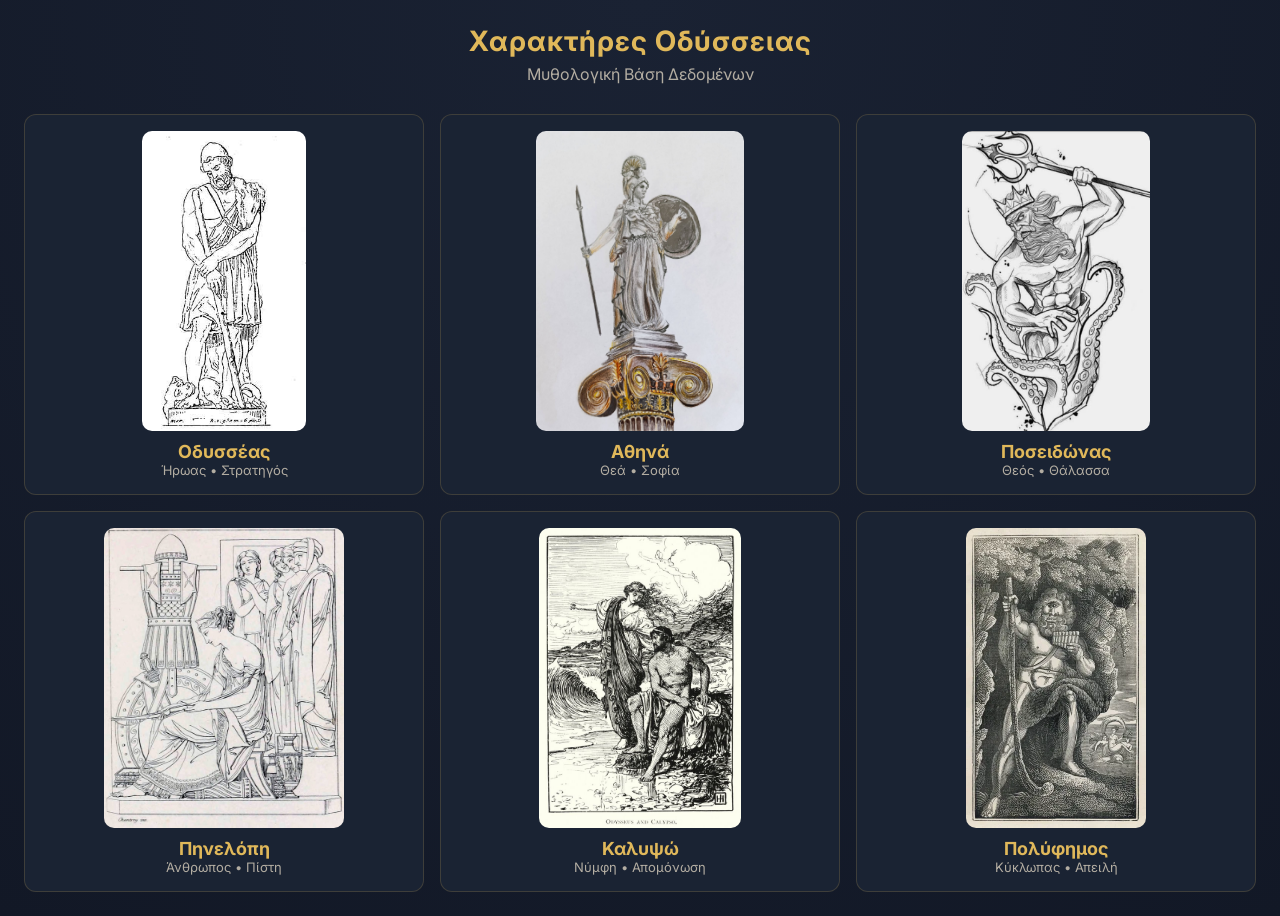
<file: index.html>
<!DOCTYPE html>
<html lang="el">
<head>
  <meta charset="UTF-8" />
  <meta name="viewport" content="width=device-width, initial-scale=1.0"/>
  <title>Odyssey Character Codex</title>
  <link rel="stylesheet" href="style.css">
  <link href="https://fonts.googleapis.com/css2?family=Inter:wght@400;600&display=swap" rel="stylesheet">
</head>

<body>

  <!-- ΚΕΦΑΛΙΔΑ -->
  <header class="header">
    <h1>Χαρακτήρες Οδύσσειας</h1>
    <p>Μυθολογική Βάση Δεδομένων</p>
  </header>

  <!-- ΚΥΡΙΑ ΠΕΡΙΟΧΗ (GRID ΧΑΡΑΚΤΗΡΩΝ) -->
  <main>

  <div class="grid">

    <!-- ΟΔΥΣΣΕΑΣ -->
    <div class="card" data-id="odysseus">
      <img src="assets/odysseus.jpg" class="card-img">
      <h3>Οδυσσέας</h3>
      <p>Ήρωας • Στρατηγός</p>
    </div>

    <!-- ΑΘΗΝΑ -->
    <div class="card" data-id="athena">
      <img src="assets/athena.jpg" class="card-img">
      <h3>Αθηνά</h3>
      <p>Θεά • Σοφία</p>
    </div>

    <!-- ΠΟΣΕΙΔΩΝΑΣ -->
    <div class="card" data-id="poseidon">
      <img src="assets/poseidon.jpg" class="card-img">
      <h3>Ποσειδώνας</h3>
      <p>Θεός • Θάλασσα</p>
    </div>

    <!-- ΠΗΝΕΛΟΠΗ -->
    <div class="card" data-id="penelope">
      <img src="assets/penelope.jpg" class="card-img">
      <h3>Πηνελόπη</h3>
      <p>Άνθρωπος • Πίστη</p>
    </div>

    <!-- ΚΑΛΥΨΩ -->
    <div class="card" data-id="calypso">
      <img src="assets/calypso.jpg" class="card-img">
      <h3>Καλυψώ</h3>
      <p>Νύμφη • Απομόνωση</p>
    </div>

    <!-- ΠΟΛΥΦΗΜΟΣ -->
    <div class="card" data-id="polyphemus">
      <img src="assets/polyphemus.jpg" class="card-img">
      <h3>Πολύφημος</h3>
      <p>Κύκλωπας • Απειλή</p>
    </div>

  </div>

</main>

  <!-- MODAL (θα ανοίγει με JS αργότερα) -->
  <div class="modal" id="modal">
    <div class="modal-content">

  <span class="close" id="closeBtn">&times;</span>

  <img id="modalImg" class="modal-img">

  <h2 id="modalTitle"></h2>
  <p id="modalRole"></p>

  <div id="modalTraits"></div>
  <div id="modalDesc"></div>

</div>

  <script src="script.js"></script>
</body>
</html>
</file>
<file: style.css>
* {
  margin: 0;
  padding: 0;
  box-sizing: border-box;
}

body {
  font-family: 'Inter', sans-serif;
  background: radial-gradient(circle at top, #1a2233, #121826);
  color: #e9e6dc;
  padding: 24px;
}

/* HEADER */
.header {
  text-align: center;
  margin-bottom: 30px;
}

.header h1 {
  font-size: 28px;
  letter-spacing: 1px;
  color: #e0b85a;
}

.header p {
  color: #b3ada2;
  margin-top: 6px;
}

/* GRID */
.grid {
  display: grid;
  grid-template-columns: repeat(3, 1fr);
  gap: 16px;
}

/* CARD */
.card {
  background: #1a2333;
  padding: 16px;
  border-radius: 12px;
  border: 1px solid rgba(224, 184, 90, 0.18);
  cursor: pointer;
  transition: 0.25s ease;
  display: flex;
  flex-direction: column;
  align-items: center;
  text-align: center;
}

.card h3 {
  font-size: 18px;
  color: #e0b85a;
}

.card p {
  font-size: 13px;
  color: #b3ada2;
}

.card-img {
  width: auto;
  height: 300px;
  object-fit: cover;
  border-radius: 10px;
  margin-bottom: 10px;
}

/* HOVER */
.card:hover {
  transform: translateY(-4px) scale(1.02);
  border-color: rgba(224, 184, 90, 0.5);
  box-shadow: 0 10px 25px rgba(224, 184, 90, 0.12);
}

/* MODAL BACKGROUND */
.modal {
  display: none;
  position: fixed;
  top: 0;
  left: 0;
  width: 100%;
  height: 100%;
  background: rgba(0,0,0,0.45);
  justify-content: center;
  align-items: center;
}

/* MODAL BOX */
.modal-content {
  background: #1a2233;
  padding: 24px;
  border-radius: 12px;
  width: 90%;
  max-width: 500px;
  border: 1px solid rgba(224, 184, 90, 0.2);
  display: flex;
  flex-direction: column;
  gap: 12px;
}

/* CLOSE */
.close {
  float: right;
  font-size: 22px;
  cursor: pointer;
  color: #b3ada2;
}

.close:hover {
  color: #e9e6dc;
}

/* MODAL TEXT */
#modalTitle {
  font-size: 22px;
  color: #e0b85a;
}

#modalRole {
  font-size: 14px;
  color: #b3ada2;
  margin-bottom: 10px;
}

/* TRAITS */
#modalTraits span {
  display: inline-block;
  background: rgba(224, 184, 90, 0.14);
  color: #e0b85a;
  padding: 4px 8px;
  border-radius: 6px;
  margin: 4px 4px 0 0;
  font-size: 12px;
}

/* RESPONSIVE */
@media (max-width: 900px) {
  .grid {
    grid-template-columns: repeat(2, 1fr);
  }
}

@media (max-width: 600px) {
  .grid {
    grid-template-columns: 1fr;
  }
}
</file>
